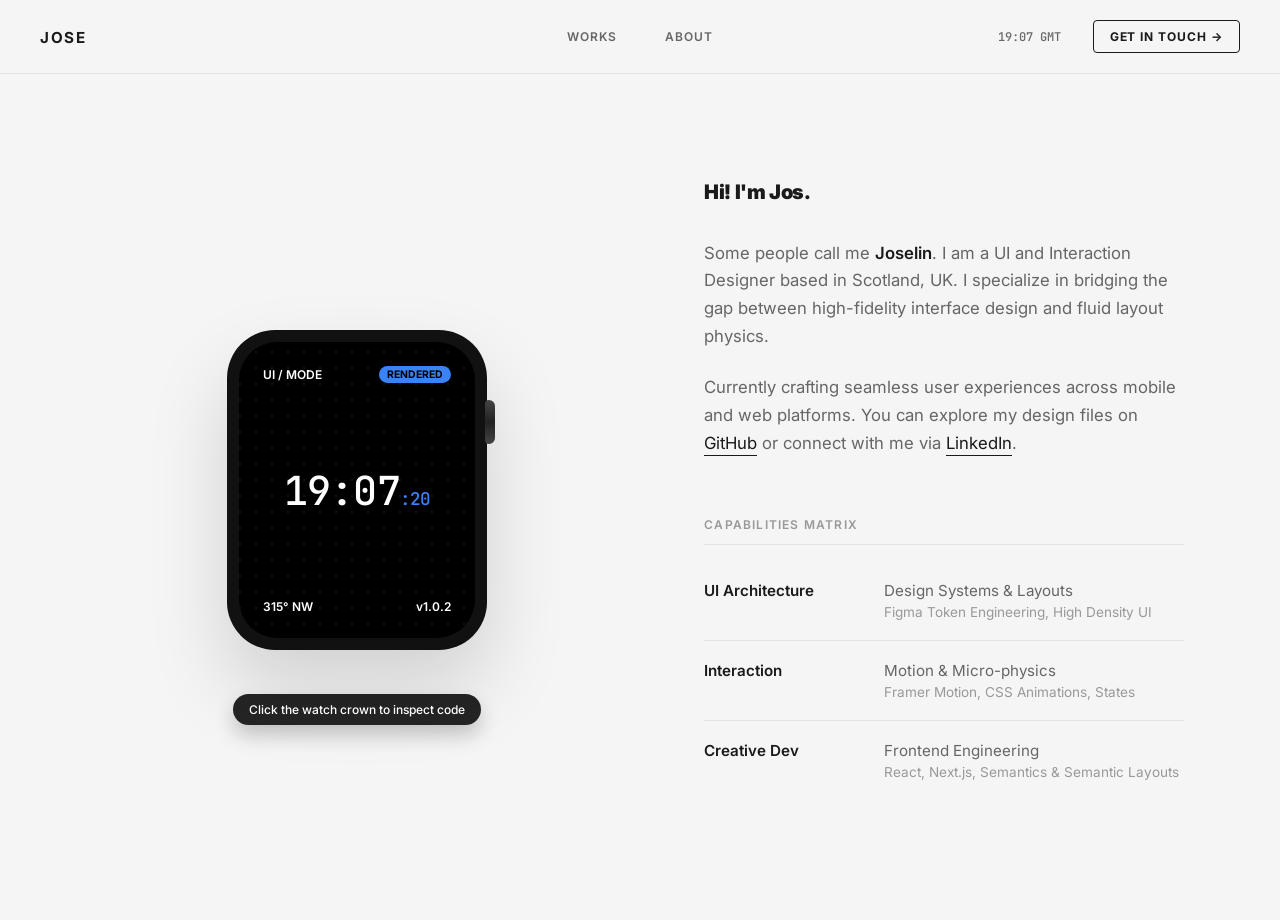
<file: index.html>
<!DOCTYPE html>
<html lang="en">
<head>
  <meta charset="UTF-8">
  <meta name="viewport" content="width=device-width, initial-scale=1.0">
  <title>UI & Interaction Portfolio</title>
  <link rel="stylesheet" href="style.css">
</head>
<body>

  <!-- NAVIGATION BAR -->
  <nav class="navbar">
    <div class="nav-container">
      <div class="nav-left">
        <span class="nav-logo">JOSE</span>
      </div>
      
      <span class="mobile-nav-time" id="mobileTimeDisplay">09:50 GMT</span>
      
      <div class="nav-center">
        <a href="#" class="nav-link">WORKS</a>
        <a href="#" class="nav-link">ABOUT</a>
      </div>
      
      <div class="nav-right">
        <span class="nav-time" id="liveTimeNav">09:50 GMT</span>
        <a href="#" class="nav-cta">GET IN TOUCH →</a>
      </div>
      
      <!-- HAMBURGER MENU (Mobile) -->
      <button class="hamburger" id="hamburgerBtn">
        <span class="hamburger-line"></span>
        <span class="hamburger-line"></span>
        <span class="hamburger-line"></span>
      </button>
    </div>
    
    <!-- MOBILE MENU -->
    <div class="mobile-menu" id="mobileMenu">
      <a href="#" class="mobile-link">WORKS</a>
      <a href="#" class="mobile-link">ABOUT</a>
      <a href="#" class="mobile-link-cta">GET IN TOUCH →</a>
    </div>
  </nav>

  <section class="hero-section">
    <div class="hero-container">
      
      <!-- LEFT SIDE: ACTIVE WATCH CANVAS -->
      <div class="hero-visual" id="canvasFrame">
        
        <div class="watch-case" id="watchShell">
          <div class="watch-crown" id="themeCrown" title="Click to inspect blueprint"></div>
          
          <div class="watch-screen">
            <div class="watch-bg-layer"></div>
            
            <div class="watch-header">
              <span id="modeLabel">UI / MODE</span>
              <span class="accent-pill" id="statusLabel">RENDERED</span>
            </div>
            
            <!-- CENTRAL CONTENT SWAP AREA -->
            <div class="watch-body">
              
              <!-- 1. Normal View (Time display) -->
              <div class="ui-view">
                <div class="watch-time">
                  <span id="liveTime">10:09</span><span class="watch-seconds" id="liveSeconds">:32</span>
                </div>
              </div>
              
              <!-- 2. Blueprint View (Code snippet with live mouse properties) -->
              <div class="blueprint-view">
                <div><span class="property">.watch-node</span> {</div>
                <div>&nbsp;&nbsp;<span class="property">width</span>: <span class="value">260px</span>;</div>
                <div>&nbsp;&nbsp;<span class="property">transform-x</span>: <span class="value" id="codeX">0px</span>;</div>
                <div>&nbsp;&nbsp;<span class="property">transform-y</span>: <span class="value" id="codeY">0px</span>;</div>
                <div>&nbsp;&nbsp;<span class="property">physics</span>: <span class="value">spring(subtle)</span>;</div>
                <div>}</div>
              </div>
              
            </div>
            
            <div class="watch-footer">
              <span id="footerLeft">315° NW</span>
              <span id="footerRight">v1.0.2</span>
            </div>
          </div>
          
        </div>
        
        <div class="interaction-hint" id="hintText">Click the watch crown to inspect code</div>
      </div>
      
      <!-- RIGHT SIDE: TEXT DESCRIPTION -->
      <div class="hero-content">
        <h1 class="intro-title">Hi! I'm Jos.</h1>
        
        <p class="intro-text">
          Some people call me <strong>Joselin</strong>. I am a UI and Interaction Designer based in Scotland, UK. I specialize in bridging the gap between high-fidelity interface design and fluid layout physics.
        </p>
        
        <p class="intro-text sub">
          Currently crafting seamless user experiences across mobile and web platforms. You can explore my design files on <a href="#">GitHub</a> or connect with me via <a href="#">LinkedIn</a>.
        </p>
        
        <div class="experience-section">
          <span class="section-label">Capabilities Matrix</span>
          
          <div class="exp-row">
            <div class="exp-company">UI Architecture</div>
            <div class="exp-role">
              <h4>Design Systems & Layouts</h4>
              <p>Figma Token Engineering, High Density UI</p>
            </div>
          </div>
          
          <div class="exp-row">
            <div class="exp-company">Interaction</div>
            <div class="exp-role">
              <h4>Motion & Micro-physics</h4>
              <p>Framer Motion, CSS Animations, States</p>
            </div>
          </div>
          
          <div class="exp-row">
            <div class="exp-company">Creative Dev</div>
            <div class="exp-role">
              <h4>Frontend Engineering</h4>
              <p>React, Next.js, Semantics & Semantic Layouts</p>
            </div>
          </div>
        </div>
        
      </div>
      
    </div>
  </section>

  <script src="script.js"></script>
</body>
</html>
</file>
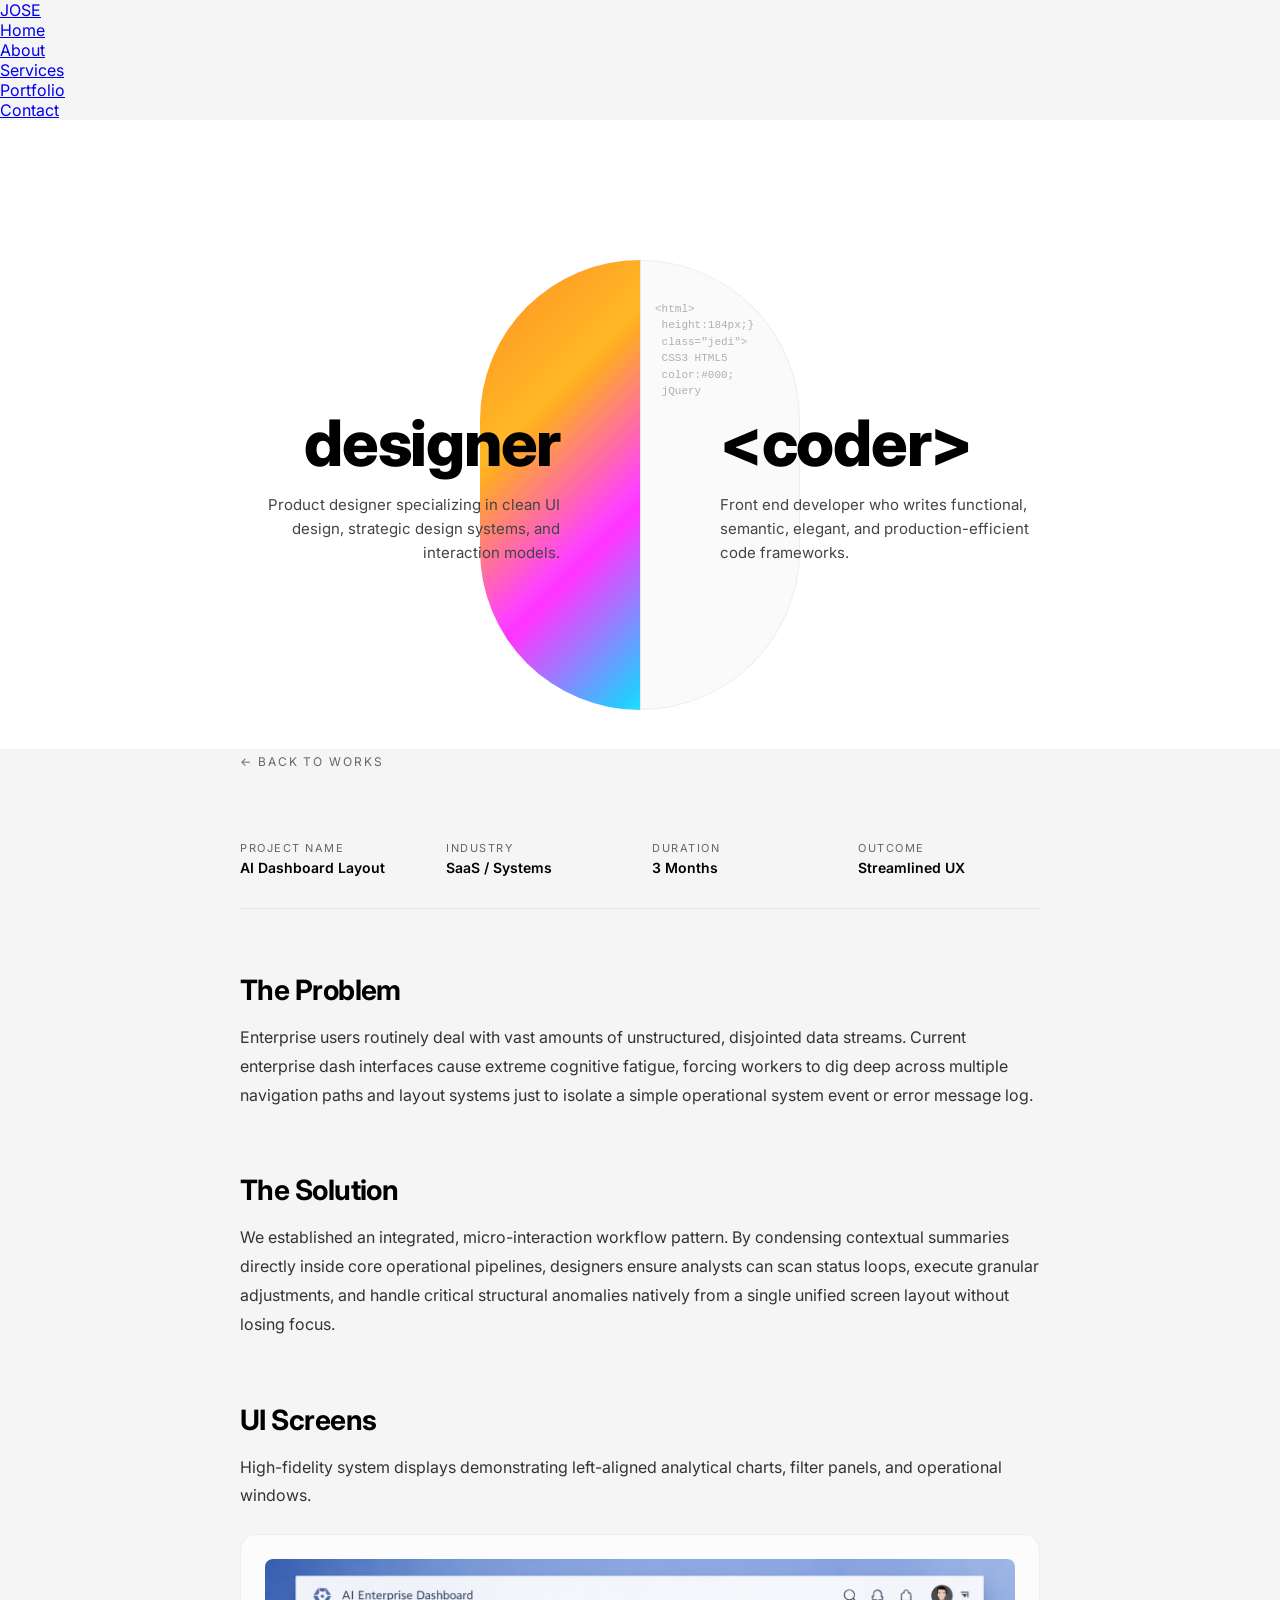
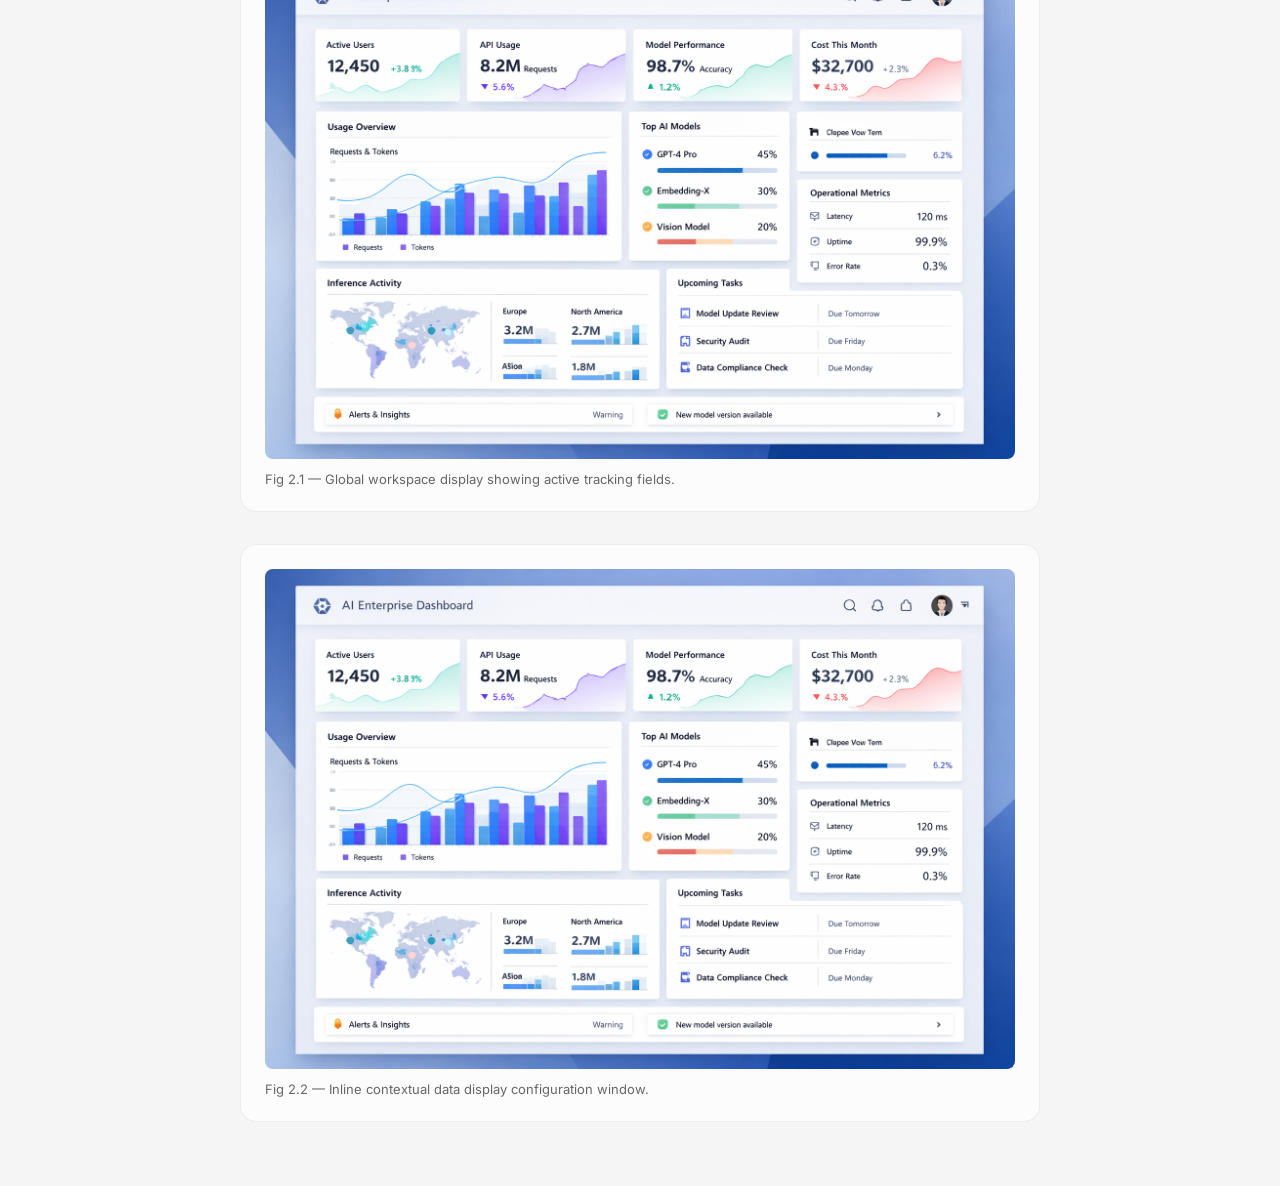
<file: project_detail.html>
<!DOCTYPE html>
<html lang="en">
<head>
  <meta charset="UTF-8" />
  <meta name="viewport" content="width=device-width, initial-scale=1.0" />
  <title>Project Detail | Jos</title>
  
  <!-- Manrope font -->
  <link rel="preconnect" href="https://fonts.googleapis.com">
  <link rel="preconnect" href="https://fonts.gstatic.com" crossorigin>
  <link href="https://fonts.googleapis.com/css2?family=Manrope:wght@300;400;500;600;700;800&display=swap" rel="stylesheet">
  
  <link rel="stylesheet" href="style.css"/>

  <style>
    /* --------------------------------------------------
       SPLIT HERO SECTION CUSTOM STYLES
    -------------------------------------------------- */
    .split-hero {
      position: relative;
      width: 100%;
      min-height: 70vh;
      display: flex;
      align-items: center;
      background-color: #ffffff;
      padding-top: 100px;
      overflow: hidden;
      border-bottom: 1px solid rgba(0, 0, 0, 0.05);
    }

    .split-hero__container {
      display: grid;
      grid-template-columns: 1fr 1fr;
      width: 100%;
      height: 100%;
      position: relative;
    }

    /* Sides Base Layout */
    .split-side {
      display: flex;
      flex-direction: column;
      justify-content: center;
      padding: 60px 40px;
      position: relative;
      z-index: 2;
    }

    .split-side--left {
      align-items: flex-end;
      text-align: right;
      padding-right: 80px;
    }

    .split-side--right {
      align-items: flex-start;
      text-align: left;
      padding-left: 80px;
    }

    /* Content Styling */
    .split-side h1 {
      font-size: clamp(36px, 5vw, 64px);
      font-weight: 800;
      margin: 0 0 12px 0;
      letter-spacing: -0.02em;
      color: #000000;
    }

    .split-side p {
      font-size: 15px;
      line-height: 1.6;
      color: #444444;
      max-width: 340px;
      margin: 0;
    }

    /* Center Graphics Assembly (Replacing the Face) */
    .split-center-graphic {
      position: absolute;
      left: 50%;
      top: 50%;
      transform: translate(-50%, -50%);
      width: 320px;
      height: 450px;
      z-index: 1;
      pointer-events: none;
      display: flex;
    }

    /* Center line split divider */
    .split-center-graphic::after {
      content: '';
      position: absolute;
      left: 50%;
      top: 0;
      width: 1px;
      height: 100%;
      background: rgba(0, 0, 0, 0.08);
      z-index: 5;
    }

    .graphic-half {
      width: 50%;
      height: 100%;
      overflow: hidden;
      position: relative;
    }

    /* Designer Side Graphic - Abstract Art */
    .graphic-half--left {
      background: linear-gradient(135deg, #ff7b00, #ffae00, #e81cff, #00d2ff);
      border-top-left-radius: 160px;
      border-bottom-left-radius: 160px;
      opacity: 0.85;
      filter: saturate(1.2);
    }

    /* Coder Side Graphic - Clean Minimalist Code Snippet */
    .graphic-half--right {
      background: #fafafa;
      border-top-right-radius: 160px;
      border-bottom-right-radius: 160px;
      border: 1px solid rgba(0, 0, 0, 0.05);
      border-left: none;
      padding: 40px 15px;
      font-family: monospace;
      font-size: 11px;
      line-height: 1.5;
      color: #666666;
    }

    .graphic-half--right pre {
      margin: 0;
      opacity: 0.5;
    }

    /* --------------------------------------------------
       CASE STUDY (STRICT LEFT ALIGNMENT)
    -------------------------------------------------- */
    .case-container {
      max-width: 800px;
      margin: 0 auto;
      padding: 80px var(--pad-desktop);
      text-align: left;
    }

    .back-to-home {
      display: inline-block;
      font-size: 12px;
      text-transform: uppercase;
      letter-spacing: 0.16em;
      text-decoration: none;
      color: #666;
      margin-bottom: 40px;
    }

    .case-block {
      margin-bottom: 64px;
      text-align: left;
    }

    .case-block h2 {
      font-size: 28px;
      font-weight: 700;
      letter-spacing: -0.02em;
      margin: 0 0 16px 0;
      color: #000000;
    }

    .case-block p {
      font-size: 16px;
      line-height: 1.8;
      color: #333333;
      margin: 0;
    }

    /* Meta bar */
    .case-meta-strip {
      display: grid;
      grid-template-columns: repeat(4, 1fr);
      gap: 24px;
      padding: 32px 0;
      border-bottom: 1px solid rgba(0,0,0,0.08);
      margin-bottom: 64px;
    }

    .meta-box {
      display: flex;
      flex-direction: column;
      gap: 4px;
    }

    .meta-box span {
      font-size: 11px;
      text-transform: uppercase;
      letter-spacing: 0.14em;
      color: #666;
    }

    .meta-box strong {
      font-size: 14px;
      font-weight: 600;
      color: #000;
    }

    /* UI Screens */
    .ui-showcase {
      display: flex;
      flex-direction: column;
      gap: 32px;
      margin-top: 24px;
    }

    .ui-frame {
      background: #fcfcfc;
      border: 1px solid rgba(0,0,0,0.06);
      padding: 24px;
      border-radius: 16px;
    }

    .ui-frame img {
      width: 100%;
      height: auto;
      display: block;
      border-radius: 8px;
    }

    .ui-frame-caption {
      display: block;
      margin-top: 12px;
      font-size: 13px;
      color: #666;
    }

    /* Responsive Handling */
    @media (max-width: 900px) {
      .split-hero__container {
        grid-template-columns: 1fr;
      }
      .split-side--left {
        align-items: center;
        text-align: center;
        padding-right: 40px;
      }
      .split-side--right {
        align-items: center;
        text-align: center;
        padding-left: 40px;
      }
      .split-center-graphic {
        display: none; /* Hides graphic overlay nicely on tablet/mobile */
      }
      .case-meta-strip {
        grid-template-columns: 1fr 1fr;
      }
      .case-container {
        padding: 40px var(--pad-mobile);
      }
    }
  </style>
</head>
<body>

  <div class="cursor"></div>

  <!-- NAVIGATION -->
  <header class="site-header">
    <nav class="main-nav" role="navigation" aria-label="Main navigation">
      <a href="index.html" class="main-nav__brand">JOSE</a>
      <button class="hamburger" aria-expanded="false" aria-label="Toggle menu">
        <span class="bar"></span>
        <span class="bar"></span>
        <span class="bar"></span>
      </button>
      <div class="main-nav__menu-wrapper" aria-hidden="true">
        <ul class="main-nav__menu">
          <li><a href="index.html">Home</a></li>
          <li><a href="#">About</a></li>
          <li><a href="#">Services</a></li>
          <li><a href="#">Portfolio</a></li>
          <li><a href="#">Contact</a></li>
        </ul>
      </div>
    </nav>
  </header>

  <main>
    
    <!-- THE VISUAL CONCEPT SPLIT HERO -->
    <section class="split-hero">
      <div class="split-hero__container">
        
        <!-- Left Side: Designer -->
        <div class="split-side split-side--left">
          <h1>designer</h1>
          <p>Product designer specializing in clean UI design, strategic design systems, and interaction models.</p>
        </div>

        <!-- Center Shared Asset -->
        <div class="split-center-graphic">
          <div class="graphic-half graphic-half--left"></div>
          <div class="graphic-half graphic-half--right">
<pre>
&lt;html&gt;
 height:184px;}
 class="jedi"&gt;
 CSS3 HTML5
 color:#000;
 jQuery
</pre>
          </div>
        </div>

        <!-- Right Side: Coder -->
        <div class="split-side split-side--right">
          <h1>&lt;coder&gt;</h1>
          <p>Front end developer who writes functional, semantic, elegant, and production-efficient code frameworks.</p>
        </div>

      </div>
    </section>

    <!-- METADATA & CASE STUDY SECTION (Left Aligned) -->
    <section class="case-content">
      <div class="case-container">
        
        <a href="index.html#works" class="back-to-home">← Back to Works</a>

        <!-- Project Overview Metadata Row -->
        <div class="case-meta-strip">
          <div class="meta-box">
            <span>Project Name</span>
            <strong>AI Dashboard Layout</strong>
          </div>
          <div class="meta-box">
            <span>Industry</span>
            <strong>SaaS / Systems</strong>
          </div>
          <div class="meta-box">
            <span>Duration</span>
            <strong>3 Months</strong>
          </div>
          <div class="meta-box">
            <span>Outcome</span>
            <strong>Streamlined UX</strong>
          </div>
        </div>

        <!-- PROBLEM BLOCK -->
        <div class="case-block">
          <h2>The Problem</h2>
          <p>
            Enterprise users routinely deal with vast amounts of unstructured, disjointed data streams. Current enterprise dash interfaces cause extreme cognitive fatigue, forcing workers to dig deep across multiple navigation paths and layout systems just to isolate a simple operational system event or error message log.
          </p>
        </div>

        <!-- SOLUTION BLOCK -->
        <div class="case-block">
          <h2>The Solution</h2>
          <p>
            We established an integrated, micro-interaction workflow pattern. By condensing contextual summaries directly inside core operational pipelines, designers ensure analysts can scan status loops, execute granular adjustments, and handle critical structural anomalies natively from a single unified screen layout without losing focus.
          </p>
        </div>

        <!-- UI SCREENS SHOWCASE -->
        <div class="case-block">
          <h2>UI Screens</h2>
          <p>High-fidelity system displays demonstrating left-aligned analytical charts, filter panels, and operational windows.</p>
          
          <div class="ui-showcase">
            
            <div class="ui-frame">
              <img src="images/Copilot_20260717_152650.png" alt="System view framework">
              <span class="ui-frame-caption">Fig 2.1 — Global workspace display showing active tracking fields.</span>
            </div>

            <div class="ui-frame">
              <img src="images/Copilot_20260717_152650.png" alt="Modal focus architecture">
              <span class="ui-frame-caption">Fig 2.2 — Inline contextual data display configuration window.</span>
            </div>

          </div>
        </div>

      </div>
    </section>

  </main>

  <script src="script.js"></script>
</body>
</html>
</file>
<file: style.css>
@import url('https://fonts.googleapis.com/css2?family=Inter:wght@400;500;600;700&family=JetBrains+Mono:wght@400;500&display=swap');

/* ==========================================================================
   NAVIGATION BAR
   ========================================================================== */
.navbar {
  position: fixed;
  top: 0;
  left: 0;
  right: 0;
  width: 100%;
  background-color: var(--bg-color);
  border-bottom: 1px solid var(--border-color);
  padding: 20px 40px;
  z-index: 100;
  transition: all 0.4s ease;
}

.nav-container {
  max-width: 1300px;
  margin: 0 auto;
  display: flex;
  justify-content: space-between;
  align-items: center;
}

.nav-left {
  flex: 1;
}

.nav-logo {
  font-size: 0.95rem;
  font-weight: 700;
  letter-spacing: 0.1em;
  color: var(--text-main);
  transition: color 0.4s ease;
}

.nav-center {
  flex: 1;
  display: flex;
  justify-content: center;
  gap: 48px;
}

.nav-link {
  font-size: 0.75rem;
  font-weight: 600;
  letter-spacing: 0.08em;
  color: var(--text-muted);
  text-decoration: none;
  transition: color 0.2s ease;
}

.nav-link:hover {
  color: var(--text-main);
}

.nav-right {
  flex: 1;
  display: flex;
  justify-content: flex-end;
  align-items: center;
  gap: 32px;
}

.nav-time {
  font-family: 'JetBrains Mono', monospace;
  font-size: 0.75rem;
  font-weight: 500;
  color: var(--text-muted);
  transition: color 0.4s ease;
}

.nav-cta {
  font-size: 0.75rem;
  font-weight: 700;
  letter-spacing: 0.08em;
  color: var(--text-main);
  text-decoration: none;
  padding: 8px 16px;
  border: 1px solid var(--text-main);
  border-radius: 4px;
  transition: all 0.2s ease;
}

.nav-cta:hover {
  background-color: var(--text-main);
  color: var(--bg-color);
}

/* Hamburger Menu (Hidden on Desktop) */
.hamburger {
  display: none;
  flex-direction: column;
  background: none;
  border: none;
  cursor: pointer;
  padding: 6px;
  gap: 5px;
}

.hamburger-line {
  width: 24px;
  height: 2px;
  background-color: var(--text-main);
  transition: all 0.3s ease;
  border-radius: 1px;
}

.hamburger.active .hamburger-line:nth-child(1) {
  transform: rotate(45deg) translate(10px, 10px);
}

.hamburger.active .hamburger-line:nth-child(2) {
  opacity: 0;
}

.hamburger.active .hamburger-line:nth-child(3) {
  transform: rotate(-45deg) translate(8px, -8px);
}

/* Mobile Menu (Hidden by Default) */
.mobile-menu {
  display: none;
  flex-direction: column;
  gap: 16px;
  padding: 20px 40px;
  background-color: var(--bg-color);
  border-top: 1px solid var(--border-color);
}

.mobile-menu.active {
  display: flex;
}

.mobile-link {
  font-size: 0.9rem;
  font-weight: 600;
  letter-spacing: 0.08em;
  color: var(--text-muted);
  text-decoration: none;
  transition: color 0.2s ease;
}

.mobile-link:hover {
  color: var(--text-main);
}

.mobile-link-cta {
  font-size: 0.9rem;
  font-weight: 700;
  letter-spacing: 0.08em;
  color: var(--text-main);
  text-decoration: none;
  padding: 10px 16px;
  border: 1px solid var(--text-main);
  border-radius: 4px;
  text-align: center;
  transition: all 0.2s ease;
  display: inline-block;
}

.mobile-link-cta:hover {
  background-color: var(--text-main);
  color: var(--bg-color);
}

.mobile-nav-time {
  display: none;
}

/* Blueprint/Dark Theme */
[data-theme="blueprint"] .navbar {
  background-color: var(--bg-color);
  border-bottom: 1px solid var(--border-color);
}

:root {
  --bg-color: #f5f5f5;
  --text-main: #1a1a1a;
  --text-muted: #666666;
  --text-light: #999999;
  --border-color: rgba(0, 0, 0, 0.08);
  
  /* Watch Variables - Normal Mode */
  --watch-case: #111111;
  --watch-screen: #000000;
  --watch-accent: #3b82f6;
  --watch-text: #ffffff;
  
  --mx: 0px;
  --my: 0px;
}

/* ==========================================================================
   BLUEPRINT/WIREFRAME MODE OVERRIDES
   ========================================================================== */
[data-theme="blueprint"] {
  --bg-color: #050b14;
  --text-main: #ffffff;
  --text-muted: #abb2bf;
  --text-light: #5c6370;
  --border-color: rgba(97, 175, 239, 0.2);

  /* Blueprint Specific Watch Accents */
  --watch-case: #1e1e24;
  --watch-screen: #0a1128;
  --watch-accent: #ffffff; /* White */
  --watch-text: #ffffff;
}

/* ==========================================================================
   GLOBAL RESETS & LAYOUT
   ========================================================================== */
* {
  box-sizing: border-box;
  margin: 0;
  padding: 0;
}

body {
  font-family: 'Inter', sans-serif;
  background-color: var(--bg-color);
  color: var(--text-main);
  -webkit-font-smoothing: antialiased;
  transition: background-color 0.4s ease, color 0.4s ease;
  overflow-x: hidden;
}

.hero-section {
  width: 100%;
  min-height: 100vh;
  display: flex;
  align-items: center;
  justify-content: center;
  padding: 120px 40px 80px 40px;
  margin-top: 20px;
}

.hero-container {
  max-width: 1100px;
  width: 100%;
  display: grid;
  grid-template-columns: 1.1fr 1fr;
  gap: 80px;
  align-items: center;
}

/* ==========================================================================
   WATCH CANVAS
   ========================================================================== */
.hero-visual {
  position: relative;
  display: flex;
  justify-content: center;
  align-items: center;
  height: 550px;
  perspective: 1000px;
}

.watch-case {
  position: relative;
  width: 260px;
  height: 320px;
  background-color: var(--watch-case);
  border-radius: 48px;
  box-shadow: 0 40px 80px rgba(0, 0, 0, 0.15);
  padding: 12px;
  display: flex;
  align-items: center;
  justify-content: center;
  transition: all 0.4s ease;
  transform-style: preserve-3d;
}

/* Blueprint mode adds a subtle white glow to the watch frame */
[data-theme="blueprint"] .watch-case {
  box-shadow: 0 0 30px rgba(255, 255, 255, 0.2), 0 40px 80px rgba(0,0,0,0.5);
  border: 1px solid rgba(255, 255, 255, 0.3);
}

.watch-crown {
  position: absolute;
  right: -8px;
  top: 70px;
  width: 10px;
  height: 44px;
  background: linear-gradient(to bottom, #444, #222, #444);
  border-radius: 4px 6px 6px 4px;
  cursor: pointer;
  z-index: 10;
  transition: transform 0.1s ease;
}

.watch-crown:active {
  transform: scaleX(0.8);
}

.watch-screen {
  position: relative;
  width: 100%;
  height: 100%;
  background-color: var(--watch-screen);
  border-radius: 38px;
  overflow: hidden;
  display: flex;
  flex-direction: column;
  justify-content: space-between;
  padding: 24px;
  transition: background-color 0.4s ease;
}

/* Dynamic grid change when theme matches blueprint */
.watch-bg-layer {
  position: absolute;
  top: -10%;
  left: -10%;
  width: 120%;
  height: 120%;
  background-image: radial-gradient(var(--watch-accent) 1px, transparent 1px);
  background-size: 16px 16px;
  opacity: 0.15;
  pointer-events: none;
  transform: translate3d(calc(var(--mx) * -0.15), calc(var(--my) * -0.15), 0);
  transition: transform 0.15s ease-out;
}

[data-theme="blueprint"] .watch-bg-layer {
  /* Blueprint engineering grid pattern */
  background-image: linear-gradient(rgba(255, 255, 255, 0.1) 1px, transparent 1px),
                    linear-gradient(90deg, rgba(255, 255, 255, 0.1) 1px, transparent 1px);
  background-size: 20px 20px;
  opacity: 0.4;
}

/* Watch Content Elements */
.watch-header, .watch-footer {
  display: flex;
  justify-content: space-between;
  align-items: center;
  font-size: 0.75rem;
  font-weight: 600;
  color: var(--watch-text);
  z-index: 2;
  transition: color 0.4s ease;
}

.watch-header .accent-pill {
  background-color: var(--watch-accent);
  color: #000;
  padding: 2px 8px;
  border-radius: 20px;
  font-size: 0.65rem;
  font-weight: 700;
}

[data-theme="blueprint"] .accent-pill {
  background-color: transparent;
  color: var(--watch-accent);
  border: 1px dashed var(--watch-accent);
}

.watch-body {
  text-align: center;
  z-index: 2;
  transform: translate3d(calc(var(--mx) * 0.25), calc(var(--my) * 0.25), 0);
  transition: transform 0.15s ease-out;
}

/* UI Mode Display View */
.ui-view {
  display: block;
}

[data-theme="blueprint"] .ui-view {
  display: none;
}

.watch-time {
  font-family: 'JetBrains Mono', monospace;
  font-size: 2.5rem;
  font-weight: 500;
  color: var(--watch-text);
  letter-spacing: -0.02em;
}

.watch-seconds {
  font-size: 1.1rem;
  color: var(--watch-accent);
}

/* Blueprint / Code View (Hidden by default) */
.blueprint-view {
  display: none;
  font-family: 'JetBrains Mono', monospace;
  font-size: 0.65rem;
  text-align: left;
  color: #a6e22e; /* Code Green */
  line-height: 1.4;
  border: 1px dashed rgba(0, 229, 255, 0.4);
  padding: 8px;
  border-radius: 8px;
  background: rgba(0, 0, 0, 0.4);
}

[data-theme="blueprint"] .blueprint-view {
  display: block;
}

.blueprint-view .property { color: #39FF14; } /* Neon Green */
.blueprint-view .value { color: #FF2D95; } /* Neon Pink */

/* Helper Tooltip Badge */
.interaction-hint {
  position: absolute;
  bottom: 40px;
  background: rgba(0, 0, 0, 0.85);
  color: #fff;
  padding: 8px 16px;
  border-radius: 30px;
  font-size: 0.75rem;
  font-weight: 500;
  pointer-events: none;
  box-shadow: 0 10px 20px rgba(0,0,0,0.2);
  animation: float 3s ease-in-out infinite;
}

[data-theme="blueprint"] .interaction-hint {
  background: var(--watch-screen);
  border: 1px dashed var(--watch-accent);
  color: var(--watch-accent);
}

@keyframes float {
  0%, 100% { transform: translateY(0); }
  50% { transform: translateY(-6px); }
}

/* ==========================================================================
   RIGHT COLUMN TYPOGRAPHY & ROWS
   ========================================================================== */
.intro-title { font-size: 1.25rem; font-weight: 1000; letter-spacing: -0.02em; margin-bottom: 36px; }
.intro-text { font-size: 1.05rem; line-height: 1.65; color: var(--text-muted); max-width: 480px; margin-bottom: 24px; }
.intro-text strong { font-weight: 600; color: var(--text-main); }
.intro-text.sub { margin-bottom: 60px; }
.intro-text a { color: var(--text-main); text-decoration: none; border-bottom: 1px solid var(--text-main); padding-bottom: 2px; }

.experience-section { max-width: 480px; }
.section-label { display: block; font-size: 0.75rem; font-weight: 600; text-transform: uppercase; letter-spacing: 0.1em; color: var(--text-light); margin-bottom: 16px; border-bottom: 1px solid var(--border-color); padding-bottom: 12px; }
.exp-row { display: grid; grid-template-columns: 1.2fr 2fr; padding: 20px 0; border-bottom: 1px solid var(--border-color); }
.exp-row:last-child { border-bottom: none; }
.exp-company { font-size: 0.95rem; font-weight: 600; color: var(--text-main); }
.exp-role h4 { font-size: 0.95rem; font-weight: 400; color: var(--text-muted); margin-bottom: 4px; }
.exp-role p { font-size: 0.85rem; color: var(--text-light); }

@media (max-width: 912px) {
  /* Navigation Mobile Styles */
  .navbar { padding: 16px 24px; }
  .nav-container { justify-content: space-between; }
  .nav-center { display: none; }
  .nav-right { display: none; }
  .hamburger { display: flex; }
  .mobile-menu { padding: 16px 24px; }
  
  .mobile-nav-time {
    display: block;
    font-family: 'JetBrains Mono', monospace;
    font-size: 0.75rem;
    font-weight: 500;
    color: var(--text-muted);
    transition: color 0.4s ease;
    flex: 1;
    text-align: center;
  }
  
  /* Hero Section Styles */
  .hero-container { grid-template-columns: 1fr; gap: 40px; }
  .hero-section { padding: 100px 24px 60px 24px; }
  .hero-visual { height: 400px; }
  .watch-case { width: 220px; height: 280px; }
}
</file>
